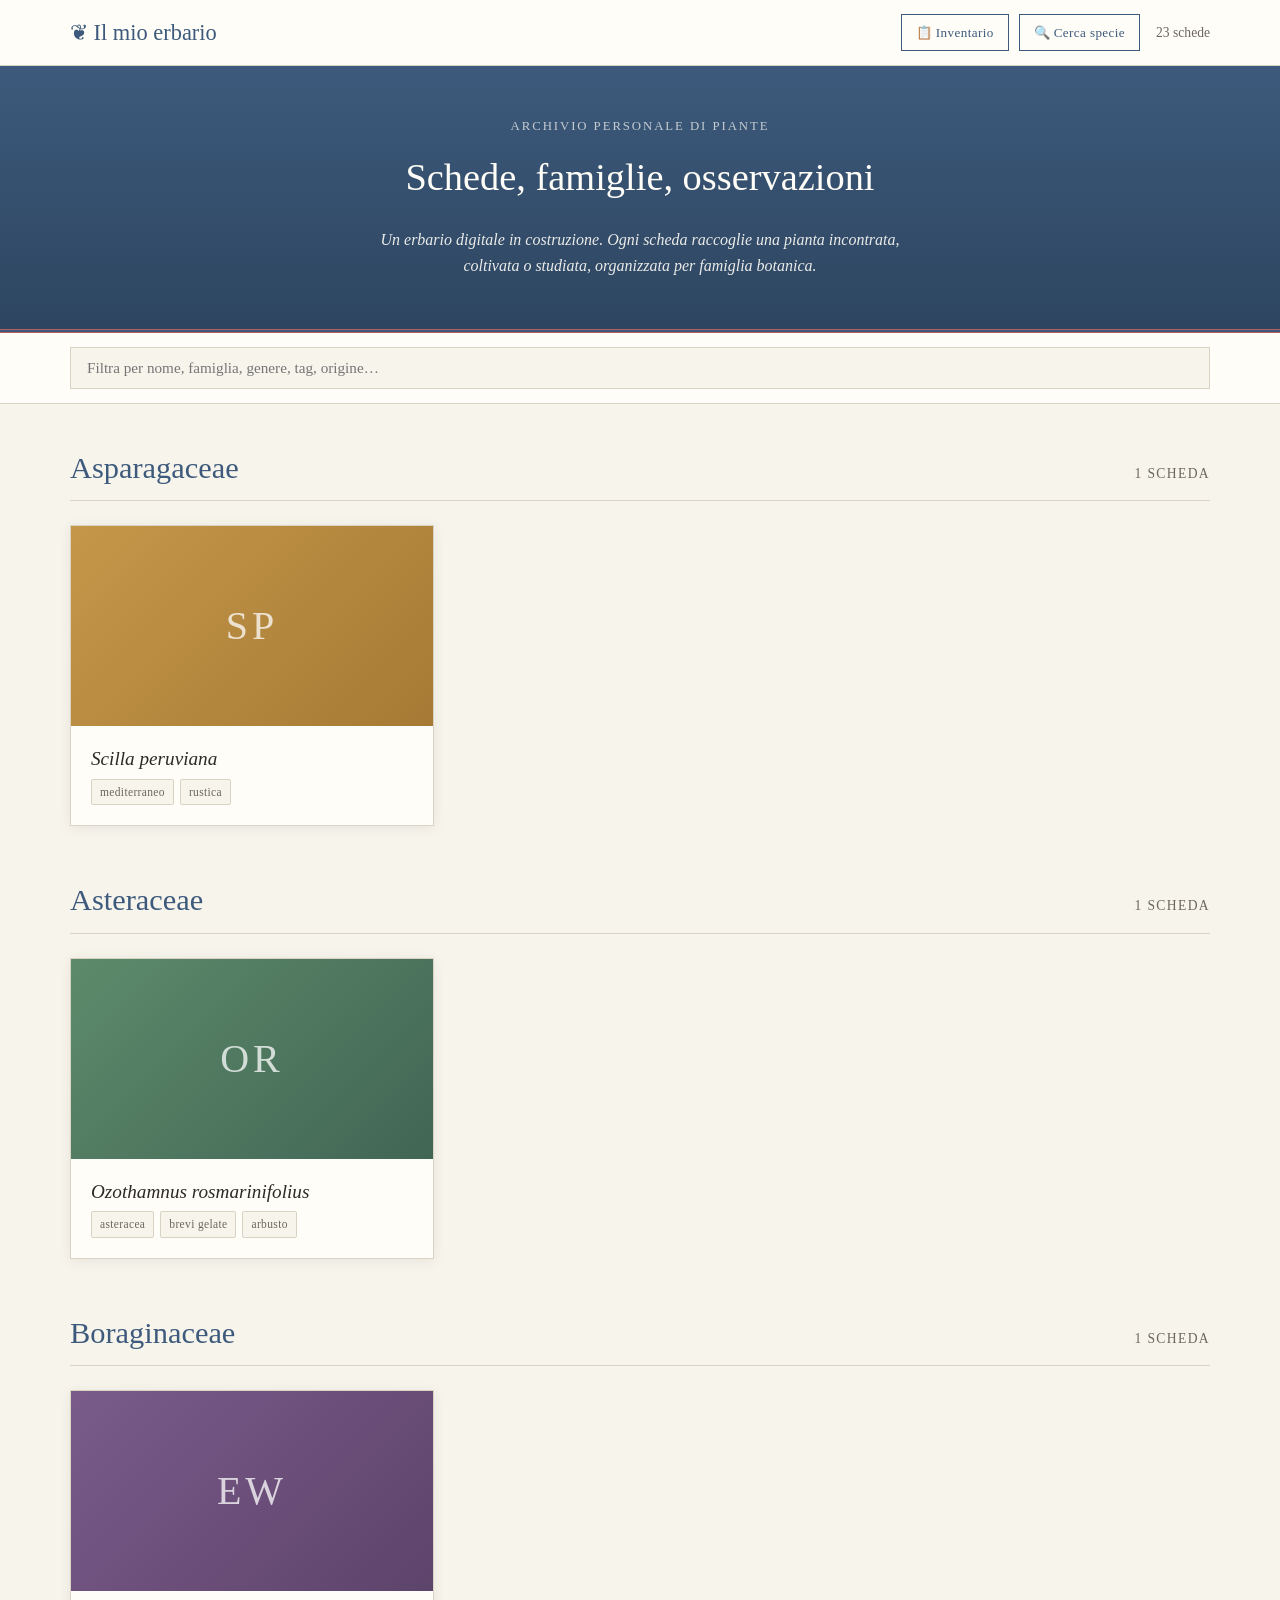
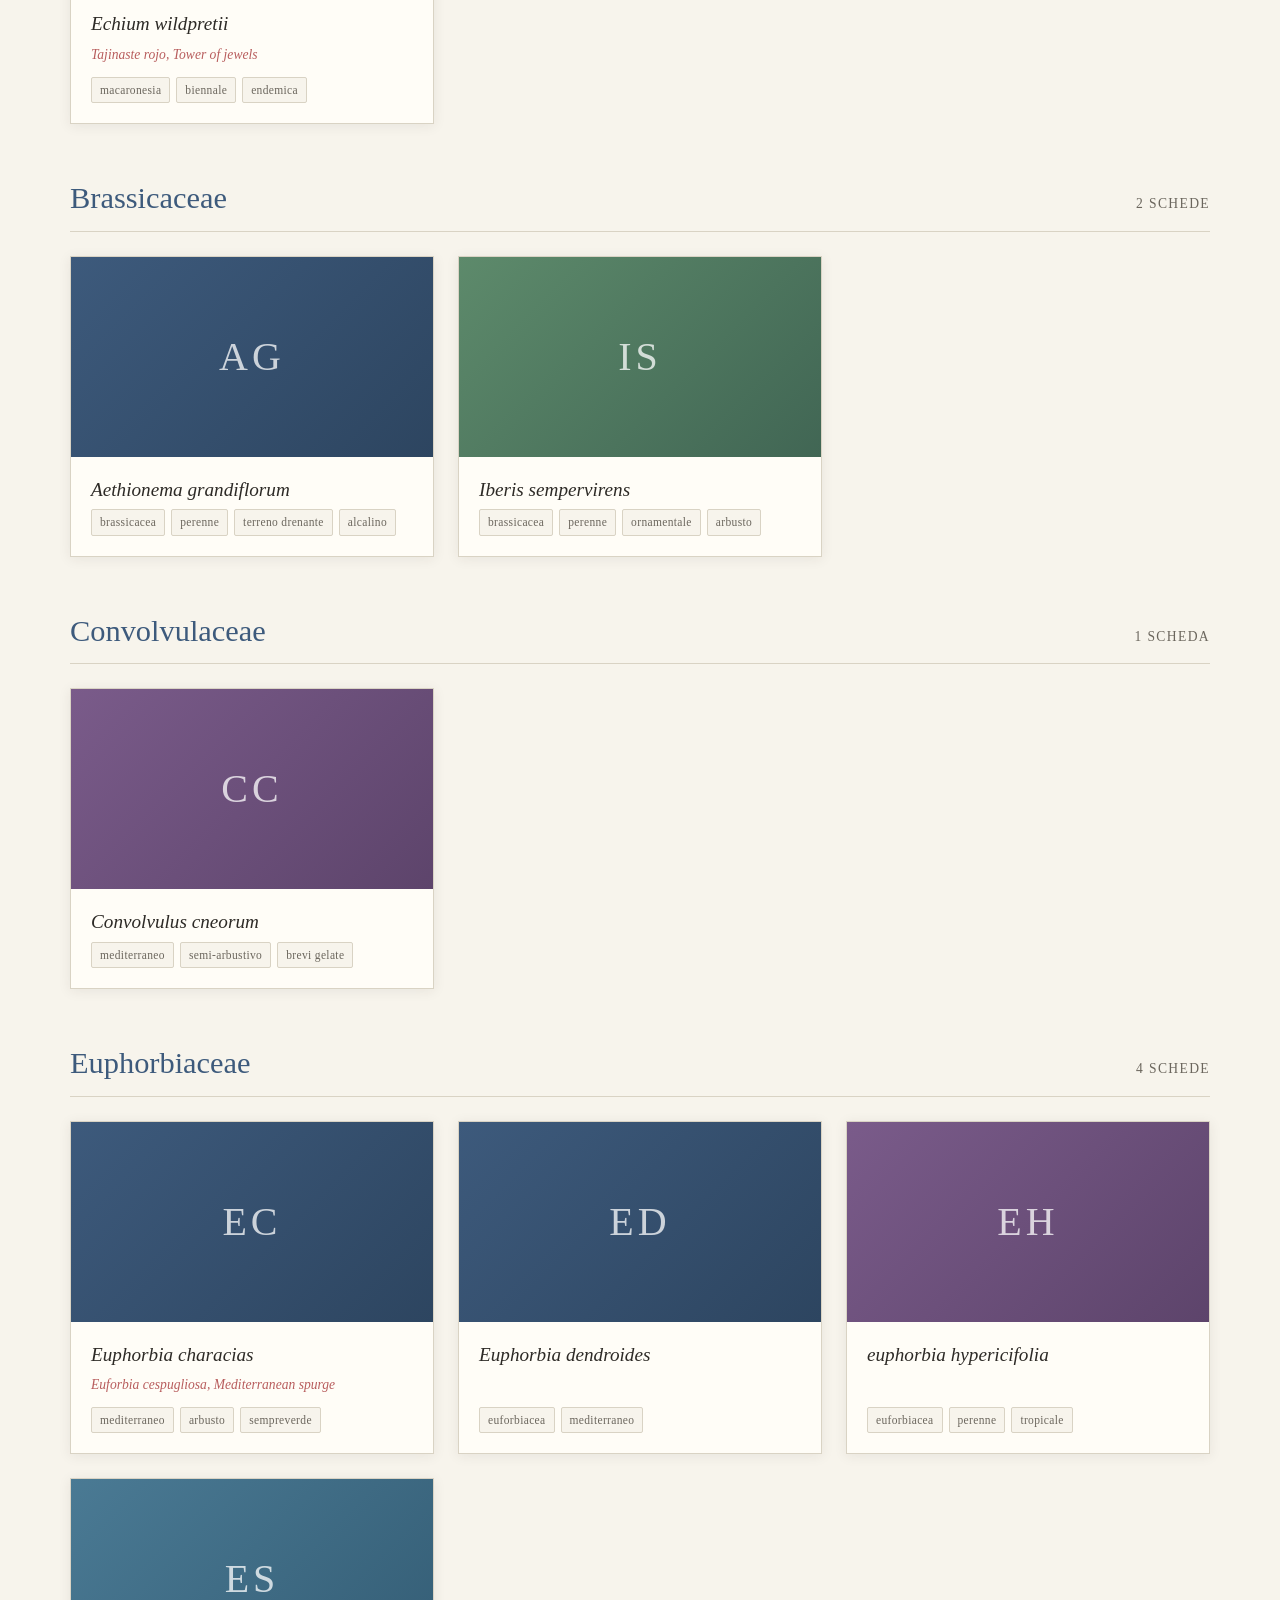
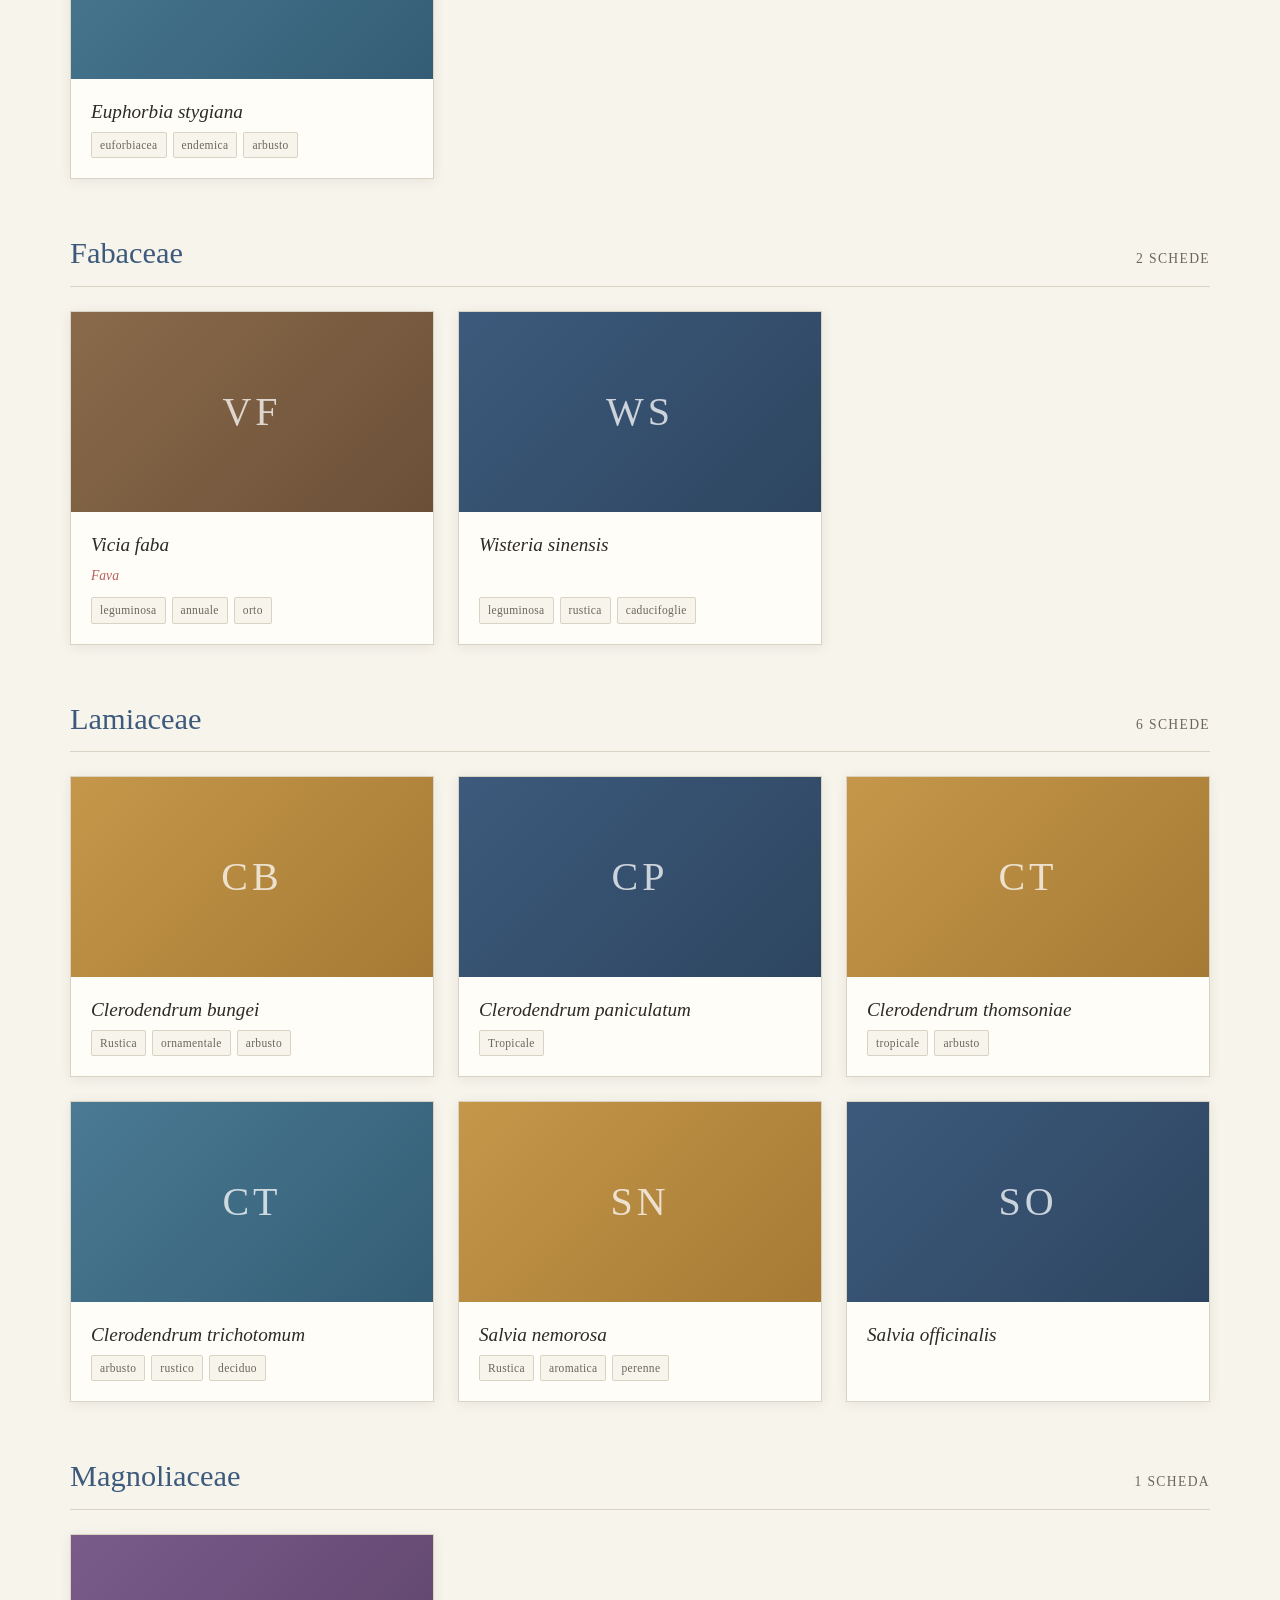
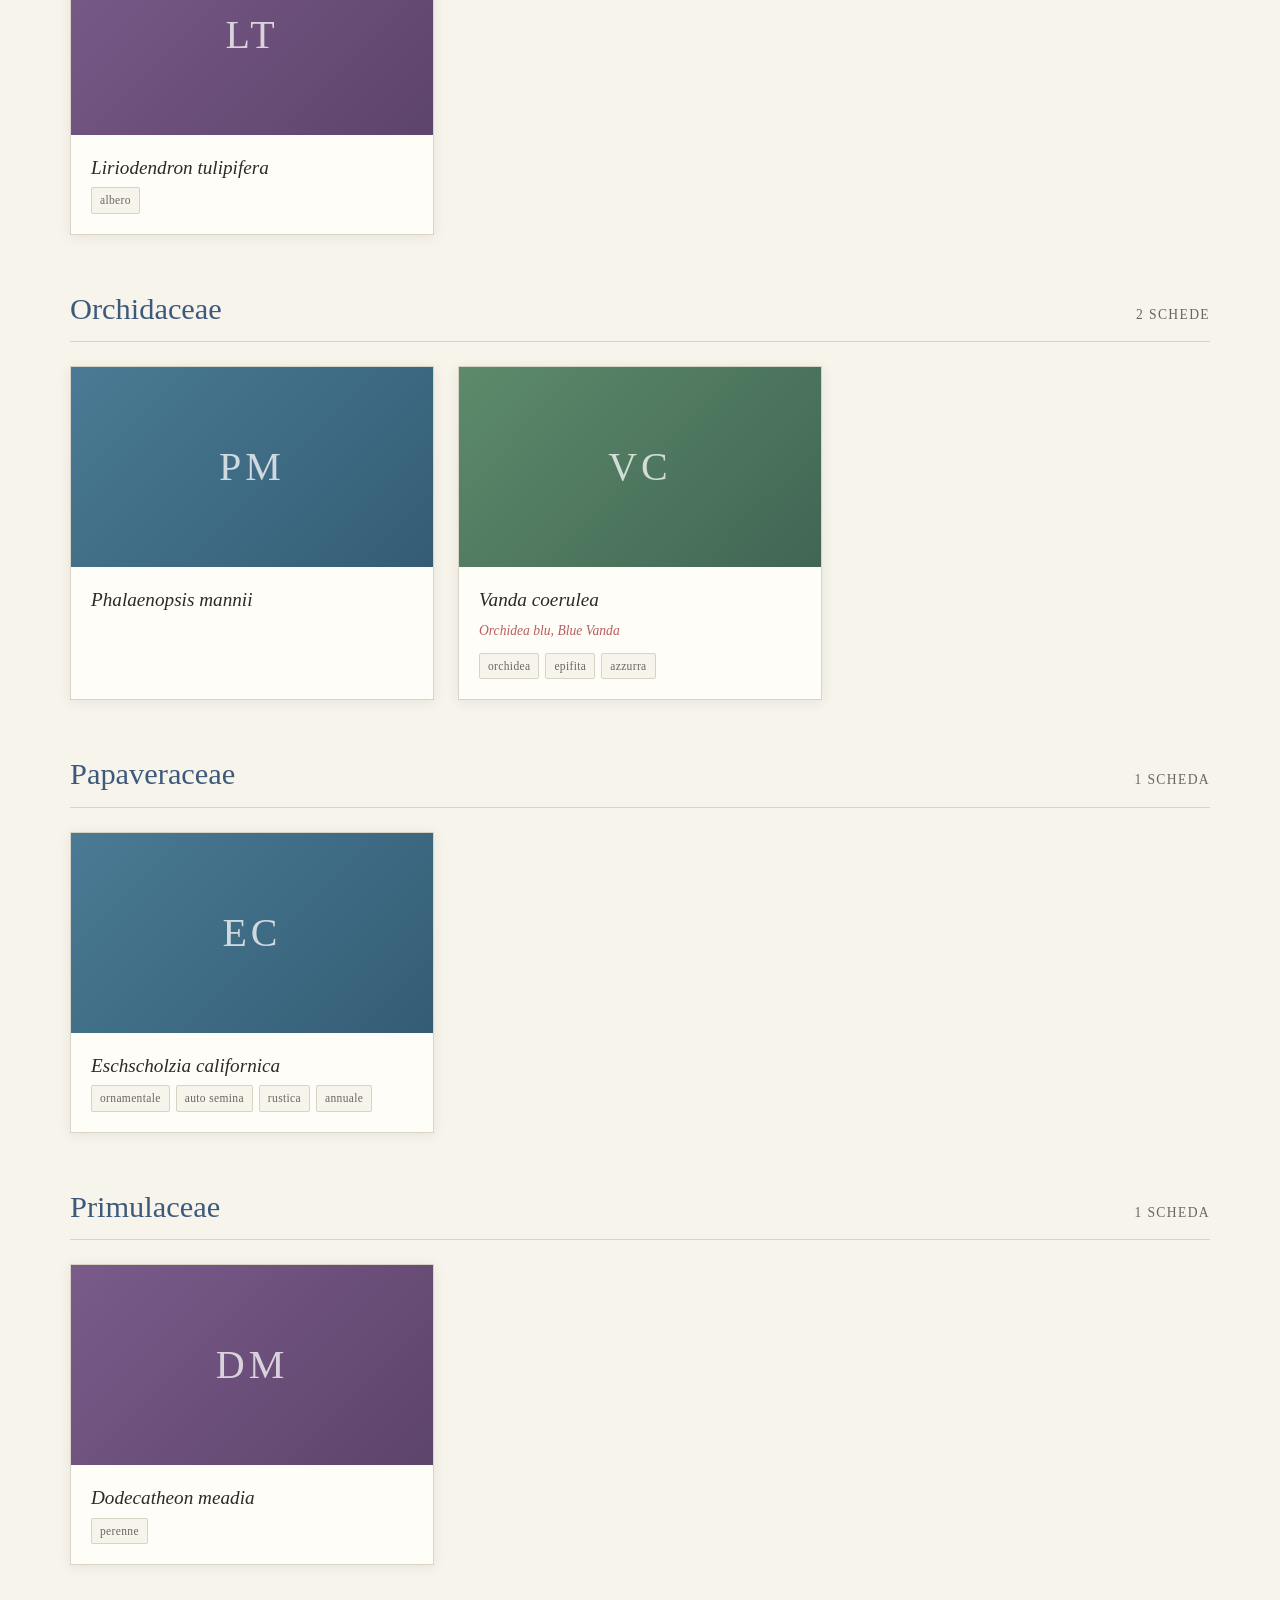
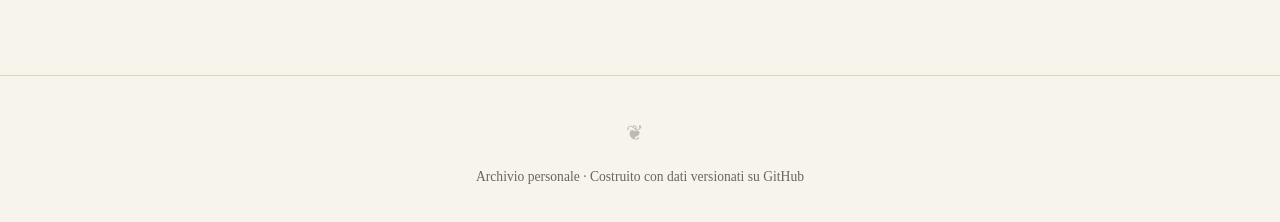
<file: index.html>
<!DOCTYPE html>
<html lang="it">
<head>
<meta charset="UTF-8">
<meta name="viewport" content="width=device-width, initial-scale=1.0">
<title>Il mio erbario</title>
<link rel="stylesheet" href="style.css">
</head>
<body>

<header class="top-bar">
  <div class="top-inner">
    <h1 class="brand">❦ Il mio erbario</h1>
    <nav class="top-nav">
      <a href="inventario.html" class="nav-link">📋 Inventario</a>
      <a href="tools/lookup.html" class="nav-link">🔍 Cerca specie</a>
      <span id="count-display" class="count">—</span>
    </nav>
  </div>
</header>

<section class="hero">
  <div class="hero-inner">
    <p class="hero-sub">Archivio personale di piante</p>
    <h2 class="hero-title">Schede, famiglie, osservazioni</h2>
    <p class="hero-intro">Un erbario digitale in costruzione. Ogni scheda raccoglie una pianta incontrata, coltivata o studiata, organizzata per famiglia botanica.</p>
  </div>
</section>

<div class="search-bar">
  <div class="search-bar-inner">
    <input type="search" id="search-filter-input" placeholder="Filtra per nome, famiglia, genere, tag, origine…" autocomplete="off" />
    <button id="clear-filter-btn" class="clear-btn" style="display:none;" title="Azzera ricerca">×</button>
  </div>
</div>

<main id="app" class="main">
  <div class="loading">Caricamento dell'erbario…</div>
</main>

<footer>
  <p class="ornament">❦</p>
  <p>Archivio personale · Costruito con dati versionati su GitHub</p>
</footer>

<script src="app.js"></script>
</body>
</html>
</file>
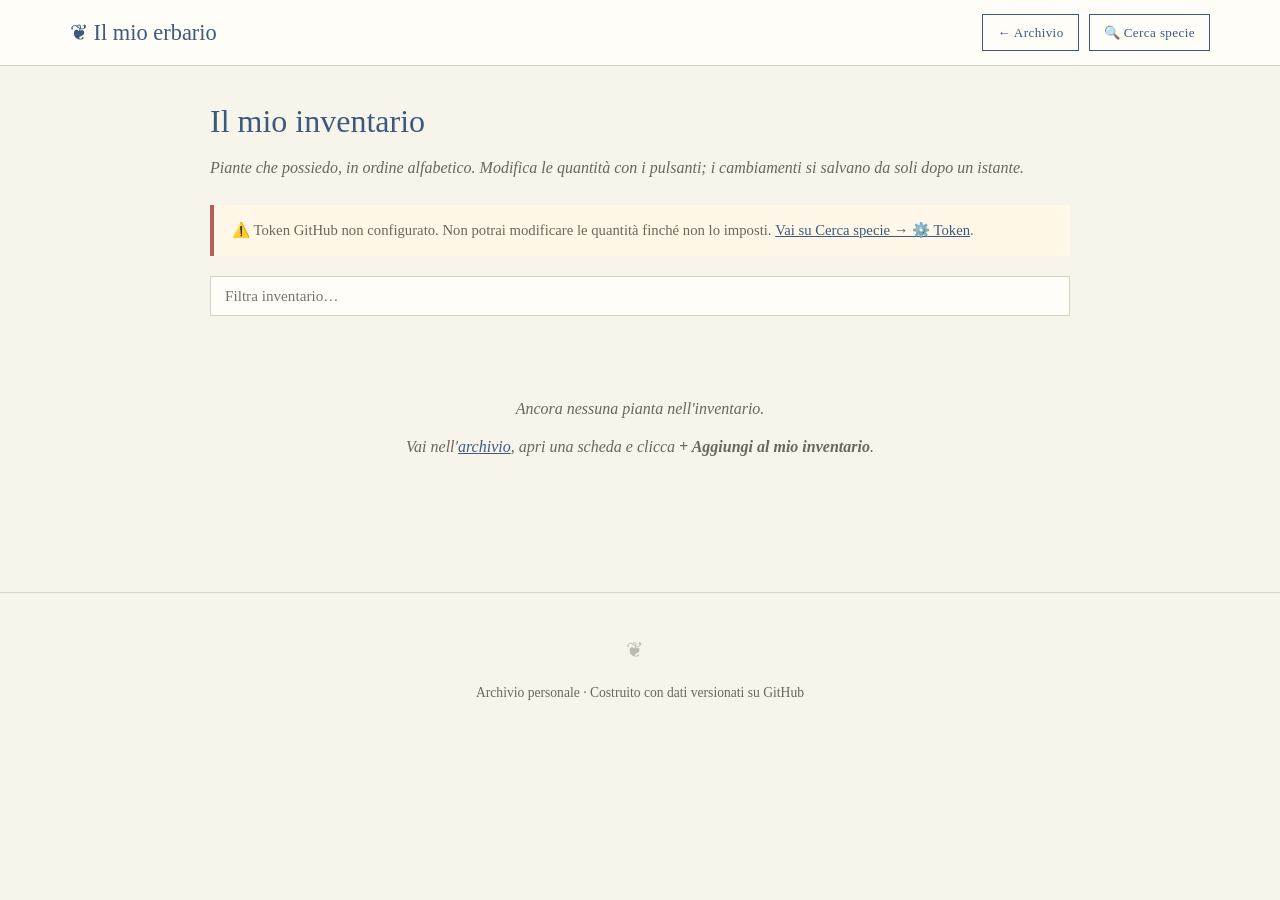
<file: inventario.html>
<!DOCTYPE html>
<html lang="it">
<head>
<meta charset="UTF-8">
<meta name="viewport" content="width=device-width, initial-scale=1.0">
<title>Inventario · Il mio erbario</title>
<link rel="stylesheet" href="style.css">
<style>
  .inv-main { max-width: 900px; margin: 0 auto; padding: 30px 20px 60px; }
  .inv-title {
    font-family: 'Didot', 'Bodoni 72', Georgia, serif;
    font-size: 2rem; font-weight: 400;
    color: var(--accent); margin: 0 0 8px;
  }
  .inv-subtitle { color: var(--muted); margin: 0 0 24px; font-style: italic; }

  .inv-filter {
    margin-bottom: 20px;
    position: relative;
  }
  .inv-filter input {
    width: 100%;
    padding: 10px 40px 10px 14px;
    border: 1px solid var(--border);
    background: var(--paper);
    font-family: inherit; font-size: 0.95rem;
    color: var(--ink);
    border-radius: 0;
    -webkit-appearance: none;
  }
  .inv-filter input:focus { outline: none; border-color: var(--accent); }

  .inv-global-status {
    padding: 10px 14px;
    background: var(--paper);
    border: 1px solid var(--border);
    border-left: 3px solid var(--muted);
    margin-bottom: 16px;
    font-size: 0.88rem;
    color: var(--muted);
    display: none;
  }
  .inv-global-status.show { display: block; }
  .inv-global-status.success { border-left-color: var(--success); color: var(--success); background: #f3f9f5; }
  .inv-global-status.error { border-left-color: var(--accent-2); color: var(--accent-2); background: #fdf2f2; }
  .inv-global-status.saving { border-left-color: var(--accent); color: var(--accent); }

  .inv-table {
    width: 100%;
    background: var(--paper);
    border: 1px solid var(--border);
    border-collapse: collapse;
    box-shadow: var(--shadow);
  }
  .inv-table th {
    text-align: left;
    padding: 12px 16px;
    background: var(--bg);
    border-bottom: 1px solid var(--border);
    font-weight: normal;
    font-size: 0.72rem;
    text-transform: uppercase;
    letter-spacing: 0.1em;
    color: var(--muted);
  }
  .inv-table th:last-child { text-align: center; width: 180px; }
  .inv-table td {
    padding: 14px 16px;
    border-bottom: 1px solid var(--border);
    vertical-align: middle;
  }
  .inv-table tr:last-child td { border-bottom: none; }
  .inv-table tr.zero-qty { background: var(--bg); opacity: 0.55; }
  .inv-table tr.zero-qty:hover { opacity: 0.85; }
  .inv-table tr:hover { background: #fcfaf3; }
  .inv-table tr.zero-qty:hover { background: var(--bg); }

  .tbl-plant {
    font-family: 'Didot', Georgia, serif;
    font-style: italic;
    font-size: 1.05rem;
    color: var(--ink);
    cursor: pointer;
    text-decoration: none;
  }
  .tbl-plant:hover { color: var(--accent); }
  .tbl-common { color: var(--accent-2); font-size: 0.82rem; font-style: italic; display: block; margin-top: 2px; }
  .tbl-family { color: var(--muted); font-size: 0.9rem; }

  .tbl-qty-control {
    display: flex; align-items: center; justify-content: center;
    gap: 2px;
  }
  .tbl-qty-btn {
    background: var(--bg); border: 1px solid var(--border);
    width: 32px; height: 32px;
    cursor: pointer; font-size: 1rem;
    color: var(--ink); font-family: inherit;
    transition: all 0.15s;
  }
  .tbl-qty-btn:hover { background: var(--accent); color: white; border-color: var(--accent); }
  .tbl-qty-btn:disabled { opacity: 0.35; cursor: not-allowed; }
  .tbl-qty-btn:disabled:hover { background: var(--bg); color: var(--ink); border-color: var(--border); }
  .tbl-qty-num {
    padding: 0 12px; min-width: 42px;
    text-align: center;
    font-variant-numeric: tabular-nums;
    font-size: 1rem;
  }
  .tbl-remove-btn {
    background: transparent; border: 1px solid transparent;
    color: var(--muted);
    font-size: 1.1rem; width: 32px; height: 32px;
    cursor: pointer; margin-left: 8px;
    transition: all 0.15s;
  }
  .tbl-remove-btn:hover { color: var(--accent-2); border-color: var(--accent-2); }

  .empty-inv { text-align: center; padding: 60px 20px; color: var(--muted); font-style: italic; }
  .empty-inv p { margin: 0 0 12px; }
  .empty-inv a { color: var(--accent); }

  .token-warning {
    background: #fff8e8; border-left: 4px solid var(--accent-2);
    padding: 14px 18px; margin-bottom: 20px;
    color: var(--muted); font-size: 0.92rem;
  }
  .token-warning a { color: var(--accent); font-weight: 500; }

  .total-summary {
    text-align: right; color: var(--muted);
    font-size: 0.85rem; margin-top: 12px;
    font-variant-numeric: tabular-nums;
  }

  @media (max-width: 600px) {
    .inv-main { padding: 20px 12px 50px; }
    .inv-table th:first-child, .inv-table td:first-child { padding-left: 10px; }
    .inv-table th:last-child { width: 140px; }
    .tbl-family { display: none; }
    .inv-title { font-size: 1.6rem; }
  }
</style>
</head>
<body>

<header class="top-bar">
  <div class="top-inner">
    <h1 class="brand"><a href="./">❦ Il mio erbario</a></h1>
    <nav class="top-nav">
      <a href="./" class="nav-link">← Archivio</a>
      <a href="tools/lookup.html" class="nav-link">🔍 Cerca specie</a>
    </nav>
  </div>
</header>

<main class="inv-main">
  <h2 class="inv-title">Il mio inventario</h2>
  <p class="inv-subtitle">Piante che possiedo, in ordine alfabetico. Modifica le quantità con i pulsanti; i cambiamenti si salvano da soli dopo un istante.</p>

  <div id="token-warning" class="token-warning" style="display:none;">
    ⚠️ Token GitHub non configurato. Non potrai modificare le quantità finché non lo imposti. <a href="tools/lookup.html">Vai su Cerca specie → ⚙️ Token</a>.
  </div>

  <div id="inv-status" class="inv-global-status"></div>

  <div class="inv-filter">
    <input type="search" id="filter" placeholder="Filtra inventario…" autocomplete="off" />
  </div>

  <div id="inv-content">
    <div class="empty-inv">Caricamento inventario…</div>
  </div>
</main>

<footer>
  <p class="ornament">❦</p>
  <p>Archivio personale · Costruito con dati versionati su GitHub</p>
</footer>

<script>
const GITHUB_USER = 'rubiscogreendesign-creator';
const GITHUB_REPO = 'erbario';
const GITHUB_BRANCH = 'main';
const TOKEN_KEY = 'erbario_github_token';

function getToken() { return localStorage.getItem(TOKEN_KEY); }
function escapeHtml(s) { if (s == null) return ''; return String(s).replace(/&/g,'&amp;').replace(/</g,'&lt;').replace(/>/g,'&gt;').replace(/"/g,'&quot;'); }
function normalizeSearch(t) { return (t || '').toString().toLowerCase().normalize('NFD').replace(/[\u0300-\u036f]/g,''); }

let allInventory = [];

// Mostra/nasconde avviso token
if (!getToken()) document.getElementById('token-warning').style.display = 'block';

function setGlobalStatus(kind, text) {
  const el = document.getElementById('inv-status');
  el.className = 'inv-global-status show ' + kind;
  el.textContent = text;
  if (kind === 'success') setTimeout(() => el.classList.remove('show'), 2500);
}

async function discoverDataFiles() {
  try {
    const resp = await fetch(`https://api.github.com/repos/${GITHUB_USER}/${GITHUB_REPO}/contents/data?ref=${GITHUB_BRANCH}`);
    if (resp.ok) {
      const list = await resp.json();
      return list.filter(f => f.type === 'file' && f.name.endsWith('.json') && !f.name.startsWith('_'))
                 .map(f => 'data/' + f.name);
    }
  } catch(e) {}
  return ['data/plants.json'];
}

async function loadAllPlants() {
  const files = await discoverDataFiles();
  const plants = [];
  const seen = new Set();
  for (const f of files) {
    try {
      const r = await fetch(f + '?t=' + Date.now());
      if (!r.ok) continue;
      const d = await r.json();
      if (d.plants) {
        for (const p of d.plants) {
          if (!p.id || seen.has(p.id)) continue;
          seen.add(p.id);
          p._source_file = f;
          plants.push(p);
        }
      }
    } catch(e) {}
  }
  return plants;
}

function render() {
  const container = document.getElementById('inv-content');
  const filter = normalizeSearch(document.getElementById('filter').value);

  // Solo piante in inventario, ordinate alfabeticamente
  let inv = allInventory
    .filter(p => p.quantity !== undefined)
    .sort((a, b) => a.scientific_name.localeCompare(b.scientific_name));

  // Filtro testo
  if (filter) {
    const tokens = filter.split(/\s+/).filter(Boolean);
    inv = inv.filter(p => {
      const hay = [p.scientific_name, (p.common_names || []).join(' '), p.family, p.genus, (p.tags || []).join(' ')]
        .filter(Boolean).map(normalizeSearch).join(' ');
      return tokens.every(t => hay.includes(t));
    });
  }

  if (inv.length === 0) {
    container.innerHTML = `
      <div class="empty-inv">
        ${allInventory.filter(p => p.quantity !== undefined).length === 0
          ? '<p>Ancora nessuna pianta nell\'inventario.</p><p>Vai nell\'<a href="./">archivio</a>, apri una scheda e clicca <strong>+ Aggiungi al mio inventario</strong>.</p>'
          : '<p>Nessuna pianta corrisponde al filtro.</p>'}
      </div>`;
    return;
  }

  const totalCount = inv.reduce((s, p) => s + (p.quantity > 0 ? p.quantity : 0), 0);
  const uniqueCount = inv.filter(p => p.quantity > 0).length;

  let html = `
    <table class="inv-table">
      <thead>
        <tr>
          <th>Pianta</th>
          <th>Famiglia</th>
          <th>Quantità</th>
        </tr>
      </thead>
      <tbody>
  `;
  for (const p of inv) {
    const commons = (p.common_names && p.common_names.length) ? p.common_names.join(', ') : '';
    const zeroClass = p.quantity === 0 ? 'zero-qty' : '';
    html += `
      <tr class="${zeroClass}" data-id="${escapeHtml(p.id)}">
        <td>
          <a class="tbl-plant" href="./#family-${escapeHtml(p.family || '').toLowerCase()}">${escapeHtml(p.scientific_name)}</a>
          ${commons ? `<span class="tbl-common">${escapeHtml(commons)}</span>` : ''}
        </td>
        <td><span class="tbl-family">${escapeHtml(p.family || '—')}</span></td>
        <td>
          <div class="tbl-qty-control">
            <button class="tbl-qty-btn minus" ${p.quantity <= 0 ? 'disabled' : ''}>−</button>
            <span class="tbl-qty-num">${p.quantity}</span>
            <button class="tbl-qty-btn plus">+</button>
            <button class="tbl-remove-btn" title="Rimuovi dall'inventario">×</button>
          </div>
        </td>
      </tr>
    `;
  }
  html += `</tbody></table>
    <p class="total-summary">${uniqueCount} specie attive · ${totalCount} esemplari totali</p>`;
  container.innerHTML = html;

  // Attach handlers
  container.querySelectorAll('tr[data-id]').forEach(tr => {
    const id = tr.dataset.id;
    const plant = allInventory.find(p => p.id === id);
    if (!plant) return;
    const minus = tr.querySelector('.minus');
    const plus = tr.querySelector('.plus');
    const remove = tr.querySelector('.tbl-remove-btn');
    const num = tr.querySelector('.tbl-qty-num');

    let timer = null;
    function schedule(newQty) {
      plant.quantity = newQty;
      num.textContent = newQty;
      tr.classList.toggle('zero-qty', newQty === 0);
      minus.disabled = newQty <= 0;
      clearTimeout(timer);
      setGlobalStatus('saving', `Salvando ${plant.scientific_name}…`);
      timer = setTimeout(() => commitQuantity(plant, newQty), 900);
    }

    minus.addEventListener('click', () => { if (plant.quantity > 0) schedule(plant.quantity - 1); });
    plus.addEventListener('click', () => schedule(plant.quantity + 1));
    remove.addEventListener('click', async () => {
      if (!confirm(`Rimuovere ${plant.scientific_name} dall'inventario?`)) return;
      clearTimeout(timer);
      setGlobalStatus('saving', `Rimozione ${plant.scientific_name}…`);
      try {
        await commitQuantity(plant, '__DELETE__');
        delete plant.quantity;
        render();
      } catch(e) {
        setGlobalStatus('error', 'Errore: ' + describeErr(e));
      }
    });
  });
}

async function commitQuantity(plant, newQty) {
  const token = getToken();
  if (!token) {
    setGlobalStatus('error', 'Token non configurato. Configura in Cerca specie → ⚙️ Token.');
    throw new Error('no token');
  }
  try {
    const file = plant._source_file || 'data/plants.json';
    const apiUrl = `https://api.github.com/repos/${GITHUB_USER}/${GITHUB_REPO}/contents/${file}?ref=${GITHUB_BRANCH}`;
    const fetchResp = await fetch(apiUrl, {
      headers: { 'Authorization': `Bearer ${token}`, 'Accept': 'application/vnd.github+json' }
    });
    if (!fetchResp.ok) throw new Error('HTTP ' + fetchResp.status);
    const data = await fetchResp.json();
    const content = JSON.parse(decodeURIComponent(escape(atob(data.content.replace(/\n/g,'')))));
    const idx = content.plants.findIndex(p => p.id === plant.id);
    if (idx === -1) throw new Error('scheda non trovata');
    if (newQty === '__DELETE__') {
      delete content.plants[idx].quantity;
    } else {
      content.plants[idx].quantity = newQty;
    }
    content.updated = new Date().toISOString().slice(0, 10);
    const jsonStr = JSON.stringify(content, null, 2) + '\n';
    const base64 = btoa(unescape(encodeURIComponent(jsonStr)));
    const w = await fetch(`https://api.github.com/repos/${GITHUB_USER}/${GITHUB_REPO}/contents/${file}`, {
      method: 'PUT',
      headers: { 'Authorization': `Bearer ${token}`, 'Accept': 'application/vnd.github+json', 'Content-Type': 'application/json' },
      body: JSON.stringify({
        message: `Inventario: ${plant.scientific_name} → ${newQty === '__DELETE__' ? 'rimosso' : 'quantità ' + newQty}`,
        content: base64, sha: data.sha, branch: GITHUB_BRANCH
      })
    });
    if (!w.ok) throw new Error('HTTP ' + w.status);
    setGlobalStatus('success', `Salvato: ${plant.scientific_name}`);
  } catch(e) {
    setGlobalStatus('error', 'Errore: ' + describeErr(e));
    throw e;
  }
}

function describeErr(e) {
  const msg = e.message || String(e);
  if (msg.includes('401')) return 'token non valido, riconfigura.';
  if (msg.includes('403')) return 'permessi insufficienti del token.';
  if (msg.includes('409')) return 'conflitto, ricarica e riprova.';
  return msg;
}

document.getElementById('filter').addEventListener('input', render);

loadAllPlants().then(plants => {
  allInventory = plants;
  render();
}).catch(err => {
  document.getElementById('inv-content').innerHTML =
    `<div class="empty-inv">Errore nel caricamento: ${escapeHtml(err.message)}</div>`;
});
</script>
</body>
</html>
</file>
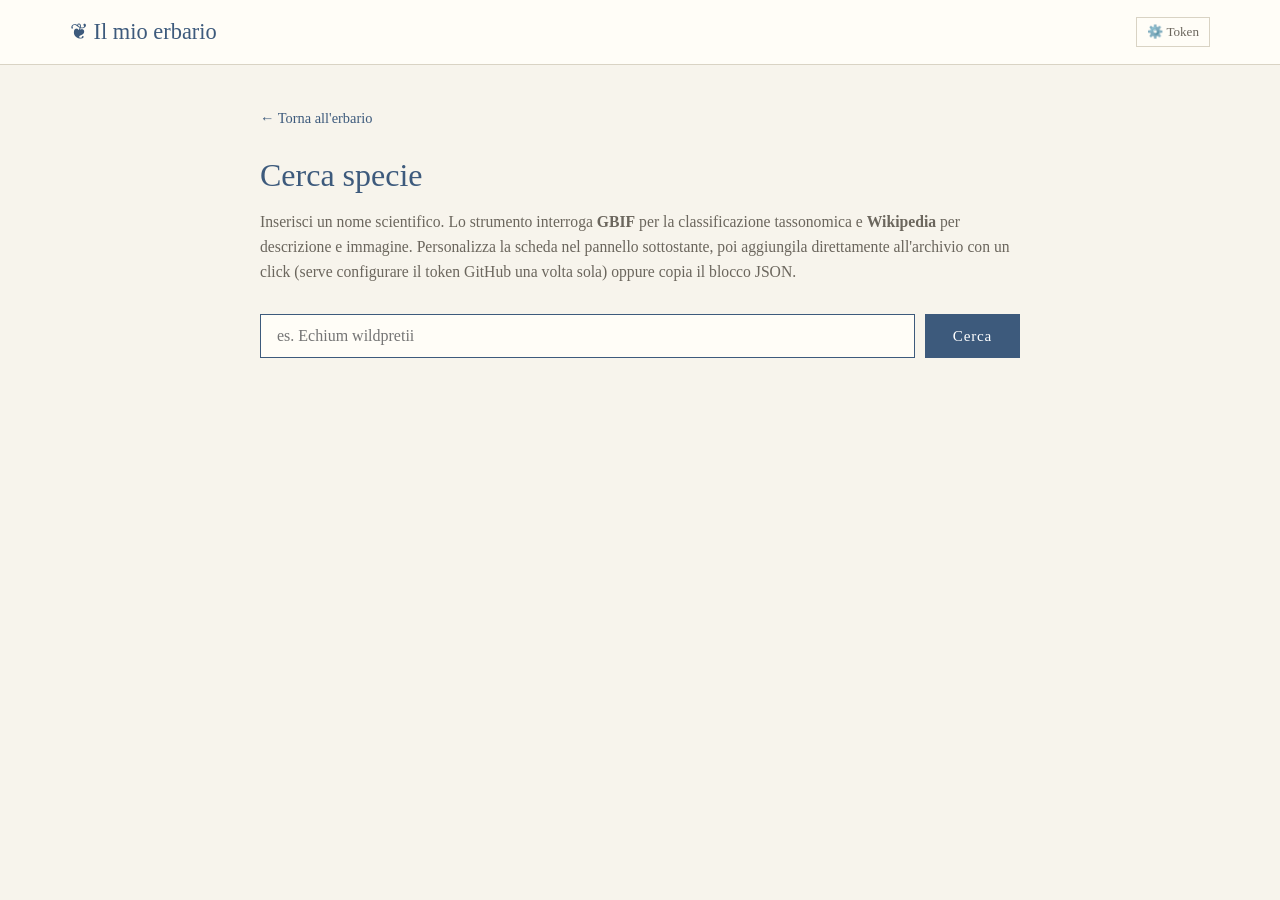
<file: tools/lookup.html>
<!DOCTYPE html>
<html lang="it">
<head>
<meta charset="UTF-8">
<meta name="viewport" content="width=device-width, initial-scale=1.0">
<title>Cerca specie · Il mio erbario</title>
<link rel="stylesheet" href="../style.css">
<style>
  .tool-main { max-width: 820px; margin: 0 auto; padding: 40px 30px 60px; }
  .tool-title {
    font-family: 'Didot', 'Bodoni 72', Georgia, serif;
    font-size: 2rem; font-weight: 400;
    color: var(--accent); margin: 0 0 8px;
  }
  .tool-intro { color: var(--muted); margin: 0 0 30px; font-size: 0.98rem; }
  .search-box { display: flex; gap: 10px; margin-bottom: 30px; }
  .search-box input {
    flex: 1; padding: 12px 16px; font-size: 1rem;
    border: 1px solid var(--border); background: var(--paper);
    font-family: inherit; color: var(--ink); border-radius: 0;
  }
  .search-box input:focus { outline: none; border-color: var(--accent); }
  .search-box button {
    padding: 12px 28px; background: var(--accent); color: white;
    border: none; cursor: pointer; font-size: 0.95rem;
    font-family: inherit; letter-spacing: 0.05em;
  }
  .search-box button:hover { background: #2d4560; }
  .search-box button:disabled { opacity: 0.6; cursor: wait; }
  .results { display: none; }
  .results.show { display: block; }
  .loading-state { text-align: center; color: var(--muted); padding: 40px; font-style: italic; }
  .result-section {
    background: var(--paper); border: 1px solid var(--border);
    padding: 22px 26px; margin-bottom: 20px; box-shadow: var(--shadow);
  }
  .result-section h3 {
    margin: 0 0 16px;
    font-family: 'Didot', Georgia, serif; font-weight: 400;
    color: var(--accent); font-size: 1.3rem;
    border-bottom: 1px solid var(--border); padding-bottom: 10px;
    display: flex; justify-content: space-between; align-items: baseline;
  }
  .result-section h3 small {
    font-family: 'Iowan Old Style', Georgia, serif;
    color: var(--muted); font-size: 0.72rem;
    font-weight: normal; letter-spacing: 0.05em;
  }
  .data-row {
    display: grid; grid-template-columns: 130px 1fr auto;
    gap: 12px; align-items: center;
    padding: 7px 0; border-bottom: 1px dotted var(--border);
  }
  .data-row:last-child { border-bottom: none; }
  .data-label {
    font-size: 0.72rem; text-transform: uppercase;
    letter-spacing: 0.1em; color: var(--muted);
  }
  .data-value {
    font-family: 'Iowan Old Style', Georgia, serif;
    color: var(--ink); font-size: 0.95rem;
    overflow-wrap: anywhere;
  }
  .data-value em { color: var(--ink); }
  .copy-btn {
    background: var(--bg); border: 1px solid var(--border);
    padding: 5px 12px; font-size: 0.78rem; cursor: pointer;
    color: var(--muted); font-family: inherit;
    transition: all 0.15s ease;
  }
  .copy-btn:hover { background: var(--accent); color: white; border-color: var(--accent); }
  .copy-btn.copied { background: #5d8a6b; color: white; border-color: #5d8a6b; }
  .wiki-thumb {
    float: right; max-width: 200px; max-height: 260px;
    margin: 0 0 12px 20px; border: 1px solid var(--border);
    object-fit: cover;
  }
  .wiki-summary { line-height: 1.7; color: var(--ink); font-size: 0.98rem; }
  pre.json-block {
    background: #2d2a26; color: #f5f1e8;
    padding: 20px; overflow-x: auto;
    font-size: 0.82rem; line-height: 1.5;
    font-family: 'SF Mono', Menlo, Consolas, monospace;
    margin: 0 0 12px;
  }
  .json-actions { display: flex; gap: 10px; flex-wrap: wrap; align-items: center; }
  .json-actions a, .json-actions .btn-secondary {
    background: var(--paper); border: 1px solid var(--border);
    color: var(--ink); text-decoration: none;
    padding: 8px 16px; font-size: 0.88rem;
    font-family: inherit; cursor: pointer;
    display: inline-block;
  }
  .json-actions a:hover, .json-actions .btn-secondary:hover {
    background: var(--accent); color: white; border-color: var(--accent);
  }
  .btn-primary {
    background: var(--accent); color: white;
    border: 1px solid var(--accent);
    padding: 9px 18px; font-size: 0.9rem;
    font-family: inherit; cursor: pointer;
    font-weight: 500;
  }
  .btn-primary:hover { background: #2d4560; }
  .btn-primary:disabled { opacity: 0.5; cursor: wait; }
  .error-state {
    background: #fdf0f0; border-left: 4px solid var(--accent-2);
    padding: 14px 18px; color: var(--muted);
    font-size: 0.95rem; line-height: 1.5;
  }
  .back-link {
    display: inline-block; color: var(--accent);
    text-decoration: none; font-size: 0.9rem; margin-bottom: 20px;
  }
  .back-link:hover { text-decoration: underline; }

  .edit-row {
    display: grid; grid-template-columns: 130px 1fr;
    gap: 12px; align-items: start;
    padding: 10px 0; border-bottom: 1px dotted var(--border);
  }
  .edit-row:last-of-type { border-bottom: none; }
  .edit-row label {
    font-size: 0.72rem; text-transform: uppercase;
    letter-spacing: 0.1em; color: var(--muted); padding-top: 10px;
  }
  .edit-row input, .edit-row textarea {
    width: 100%; padding: 8px 12px;
    border: 1px solid var(--border); background: var(--bg);
    font-family: 'Iowan Old Style', Georgia, serif;
    font-size: 0.95rem; color: var(--ink); border-radius: 0;
  }
  .edit-row input:focus, .edit-row textarea:focus {
    outline: none; border-color: var(--accent); background: var(--paper);
  }
  .edit-row textarea { resize: vertical; min-height: 60px; }
  .edit-hint { font-size: 0.75rem; color: var(--muted); margin: 3px 0 0; font-style: italic; }
  .suggested-tags { display: flex; flex-wrap: wrap; gap: 6px; margin-top: 6px; }
  .tag-pill {
    background: var(--paper); border: 1px solid var(--border);
    color: var(--muted); font-size: 0.72rem;
    padding: 3px 10px; cursor: pointer;
    transition: all 0.15s ease;
  }
  .tag-pill:hover, .tag-pill.added {
    background: var(--accent); color: white; border-color: var(--accent);
  }
  .tag-pill.added::before { content: "✓ "; }

  /* Token settings button nel nav */
  .token-btn {
    background: transparent; border: 1px solid var(--border);
    color: var(--muted); padding: 6px 10px; cursor: pointer;
    font-family: inherit; font-size: 0.82rem;
    transition: all 0.15s;
  }
  .token-btn:hover { background: var(--bg); color: var(--ink); }
  .token-btn.configured { border-color: #5d8a6b; color: #5d8a6b; }

  /* Modal */
  .modal-overlay {
    position: fixed; inset: 0;
    background: rgba(45,42,38,0.75);
    backdrop-filter: blur(3px); -webkit-backdrop-filter: blur(3px);
    z-index: 1000;
    display: none;
    justify-content: center; align-items: center;
    padding: 20px;
  }
  .modal-overlay.show { display: flex; }
  .modal-box {
    background: var(--paper);
    max-width: 560px; width: 100%;
    max-height: 90vh; overflow-y: auto;
    padding: 30px 32px;
    border: 1px solid var(--border);
    box-shadow: 0 10px 40px rgba(0,0,0,0.25);
    position: relative;
  }
  .modal-box h3 {
    font-family: 'Didot', Georgia, serif; font-weight: 400;
    color: var(--accent); font-size: 1.5rem;
    margin: 0 0 18px;
    border-bottom: 1px solid var(--border); padding-bottom: 10px;
  }
  .modal-box p { color: var(--ink); line-height: 1.6; margin: 0 0 14px; font-size: 0.95rem; }
  .modal-box ol { margin: 0 0 16px; padding-left: 20px; color: var(--ink); line-height: 1.7; font-size: 0.92rem; }
  .modal-box ol li { margin-bottom: 4px; }
  .modal-box code { background: var(--bg); padding: 1px 6px; font-size: 0.85em; }
  .modal-box a { color: var(--accent); font-weight: 500; }
  .modal-box input[type="password"], .modal-box input[type="text"] {
    width: 100%; padding: 10px 12px;
    border: 1px solid var(--border); background: var(--bg);
    font-family: 'SF Mono', Menlo, monospace; font-size: 0.85rem;
    color: var(--ink); border-radius: 0; margin-top: 8px;
  }
  .modal-actions {
    display: flex; gap: 10px; justify-content: flex-end;
    margin-top: 20px; padding-top: 16px;
    border-top: 1px solid var(--border);
  }
  .modal-note {
    background: var(--bg); border-left: 3px solid var(--accent);
    padding: 10px 14px; font-size: 0.85rem; color: var(--muted);
    margin: 14px 0 0;
  }
  .modal-close-x {
    position: absolute; top: 14px; right: 14px;
    background: transparent; border: none;
    font-size: 1.5rem; cursor: pointer; color: var(--muted);
    width: 30px; height: 30px; line-height: 1;
  }
  .modal-close-x:hover { color: var(--ink); }

  /* Success banner */
  .success-banner {
    background: #ebf5ee; border: 1px solid #5d8a6b;
    color: #3d5d48;
    padding: 16px 20px; margin-bottom: 20px;
    display: flex; justify-content: space-between; align-items: flex-start; gap: 16px;
  }
  .success-banner a { color: #3d5d48; font-weight: 600; }
  .success-banner .close-banner {
    background: transparent; border: none; color: #3d5d48;
    font-size: 1.4rem; cursor: pointer; line-height: 1; padding: 0;
  }

  @media (max-width: 600px) {
    .wiki-thumb { float: none; max-width: 100%; margin: 0 0 16px; }
    .data-row, .edit-row { grid-template-columns: 1fr; gap: 4px; }
    .tool-main { padding: 30px 16px 50px; }
    .modal-box { padding: 24px 20px; }
  }
</style>
</head>
<body>

<header class="top-bar">
  <div class="top-inner">
    <h1 class="brand"><a href="../" style="color:inherit;text-decoration:none;">❦ Il mio erbario</a></h1>
    <nav class="top-nav">
      <button id="settings-btn" class="token-btn" title="Configura token GitHub">⚙️ Token</button>
    </nav>
  </div>
</header>

<main class="tool-main">
  <a href="../" class="back-link">← Torna all'erbario</a>
  <h2 class="tool-title">Cerca specie</h2>
  <p class="tool-intro">Inserisci un nome scientifico. Lo strumento interroga <strong>GBIF</strong> per la classificazione tassonomica e <strong>Wikipedia</strong> per descrizione e immagine. Personalizza la scheda nel pannello sottostante, poi aggiungila direttamente all'archivio con un click (serve configurare il token GitHub una volta sola) oppure copia il blocco JSON.</p>

  <div id="success-banner" class="success-banner" style="display:none;"></div>

  <div class="search-box">
    <input type="text" id="query" placeholder="es. Echium wildpretii" autofocus />
    <button id="search-btn">Cerca</button>
  </div>

  <div id="results" class="results"></div>
</main>

<!-- Modal: configurazione token -->
<div id="token-modal" class="modal-overlay">
  <div class="modal-box">
    <button class="modal-close-x" onclick="closeTokenModal()">×</button>
    <h3>Token GitHub personale</h3>
    <p id="token-modal-intro">Per aggiungere schede direttamente al repository senza copia-incolla, serve un "fine-grained personal access token" GitHub, limitato al solo repo <code>erbario</code>.</p>

    <p><strong>Come generarlo (una volta sola):</strong></p>
    <ol>
      <li>Apri <a href="https://github.com/settings/personal-access-tokens/new" target="_blank" rel="noopener">github.com/settings/personal-access-tokens/new</a></li>
      <li>Token name: <code>Erbario lookup</code> (o come vuoi)</li>
      <li>Expiration: 90 giorni / 1 anno / custom</li>
      <li>Repository access: <strong>Only select repositories</strong> → scegli <code>erbario</code></li>
      <li>Repository permissions → <strong>Contents</strong> → <strong>Read and write</strong></li>
      <li>Clicca <strong>Generate token</strong> in fondo</li>
      <li>Copia il token (inizia con <code>github_pat_...</code>)</li>
    </ol>

    <label for="token-input" style="display:block; font-size:0.82rem; color:var(--muted); text-transform:uppercase; letter-spacing:0.08em; margin-top:8px;">Incolla il token qui:</label>
    <input type="password" id="token-input" placeholder="github_pat_..." autocomplete="off" />

    <div class="modal-note">Il token resta nel <code>localStorage</code> del tuo browser. Non passa da nessun server di terze parti. Se un giorno vuoi revocarlo basta cancellarlo da GitHub.</div>

    <div class="modal-actions" id="token-modal-actions">
      <button class="btn-secondary" id="token-clear-btn" onclick="clearToken()" style="display:none;">Rimuovi token salvato</button>
      <button class="btn-secondary" onclick="closeTokenModal()">Annulla</button>
      <button class="btn-primary" onclick="saveToken()">Salva</button>
    </div>
  </div>
</div>

<script>
const GITHUB_USER = 'rubiscogreendesign-creator';
const GITHUB_REPO = 'erbario';
const GITHUB_BRANCH = 'main';
const TOKEN_KEY = 'erbario_github_token';
const SITE_URL = 'https://rubiscogreendesign-creator.github.io/erbario/';

const TAG_KEYWORDS = [
  ['endemic', 'endemica'], ['endemica', 'endemica'], ['endemico', 'endemica'],
  ['epiphyt', 'epifita'], ['epifita', 'epifita'], ['epifit', 'epifita'],
  ['succulent', 'succulenta'],
  ['aromatic', 'aromatica'], ['aromatiche', 'aromatica'],
  ['medicinal', 'medicinale'], ['officinal', 'officinale'],
  ['invasive', 'invasiva'], ['invasiv', 'invasiva'],
  ['biennial', 'biennale'], ['biennale', 'biennale'],
  ['perennial', 'perenne'], ['perenne', 'perenne'],
  [' annual', 'annuale'], ['annuale', 'annuale'],
  ['ornamental', 'ornamentale'],
  ['shrub', 'arbusto'], ['arbust', 'arbusto'],
  ['tree ', 'albero'], ['alber', 'albero'],
  ['climbing', 'rampicante'], ['rampicant', 'rampicante'],
  ['aquatic', 'acquatica'], ['acquatic', 'acquatica'],
  ['mediterranean', 'mediterraneo'], ['mediterrane', 'mediterraneo'],
  ['tropical', 'tropicale'],
  ['alpine', 'alpina'], ['alpin', 'alpina'],
  ['desert', 'desertica'],
  ['fragrant', 'profumata'], ['profumat', 'profumata'],
  ['carnivor', 'carnivora'],
  ['bulb', 'bulbosa'],
  ['cactus', 'cactus'], ['cactac', 'cactus'],
];

const FAMILY_TAGS = {
  'Orchidaceae': 'orchidea', 'Cactaceae': 'cactacea',
  'Euphorbiaceae': 'euforbiacea', 'Poaceae': 'graminacea',
  'Asteraceae': 'asteracea', 'Fabaceae': 'leguminosa',
  'Lamiaceae': 'labiata', 'Rosaceae': 'rosacea',
  'Solanaceae': 'solanacea', 'Brassicaceae': 'brassicacea',
  'Apiaceae': 'ombrellifera', 'Liliaceae': 'liliacea',
  'Bromeliaceae': 'bromeliacea',
};

let currentState = null;

// ==== Utilities ====
function getToken() { return localStorage.getItem(TOKEN_KEY); }
function hasToken() { return !!getToken(); }

function updateTokenButton() {
  const btn = document.getElementById('settings-btn');
  if (hasToken()) {
    btn.classList.add('configured');
    btn.textContent = '✓ Token';
    btn.title = 'Token configurato · clicca per gestire';
  } else {
    btn.classList.remove('configured');
    btn.textContent = '⚙️ Token';
    btn.title = 'Configura token GitHub';
  }
}

function showBanner(type, html) {
  const banner = document.getElementById('success-banner');
  banner.style.display = 'flex';
  if (type === 'error') {
    banner.style.background = '#fdf0f0';
    banner.style.borderColor = '#b85d5d';
    banner.style.color = '#7a3838';
  } else {
    banner.style.background = '#ebf5ee';
    banner.style.borderColor = '#5d8a6b';
    banner.style.color = '#3d5d48';
  }
  banner.innerHTML = `<span>${html}</span><button class="close-banner" style="color:inherit;" onclick="document.getElementById('success-banner').style.display='none'">×</button>`;
  banner.scrollIntoView({ behavior: 'smooth', block: 'start' });
}

// ==== Token modal ====
document.getElementById('settings-btn').addEventListener('click', openTokenModal);

function openTokenModal() {
  const modal = document.getElementById('token-modal');
  const input = document.getElementById('token-input');
  const clearBtn = document.getElementById('token-clear-btn');
  const intro = document.getElementById('token-modal-intro');
  if (hasToken()) {
    input.value = '••••••••••••••••••••' + getToken().slice(-4);
    clearBtn.style.display = 'inline-block';
    intro.innerHTML = 'Token <strong>già configurato</strong>. Puoi sostituirlo incollandone uno nuovo, oppure rimuoverlo.';
  } else {
    input.value = '';
    clearBtn.style.display = 'none';
    intro.innerHTML = 'Per aggiungere schede direttamente al repository senza copia-incolla, serve un "fine-grained personal access token" GitHub, limitato al solo repo <code>erbario</code>.';
  }
  modal.classList.add('show');
  setTimeout(() => input.focus(), 100);
}

function closeTokenModal() {
  document.getElementById('token-modal').classList.remove('show');
}

function saveToken() {
  const input = document.getElementById('token-input');
  const val = input.value.trim();
  if (!val) { alert('Inserisci un token valido.'); return; }
  if (val.startsWith('•')) { closeTokenModal(); return; } // era già mascherato, nessuna modifica
  if (!val.startsWith('github_pat_') && !val.startsWith('ghp_')) {
    if (!confirm('Il token non ha il prefisso standard di GitHub. Continuo comunque?')) return;
  }
  localStorage.setItem(TOKEN_KEY, val);
  updateTokenButton();
  closeTokenModal();
  showBanner('success', 'Token salvato. Ora puoi usare <strong>"Aggiungi all\'archivio"</strong> dopo ogni ricerca.');
}

function clearToken() {
  if (!confirm('Rimuovere il token salvato?')) return;
  localStorage.removeItem(TOKEN_KEY);
  updateTokenButton();
  closeTokenModal();
  showBanner('success', 'Token rimosso. Per aggiungere schede dovrai configurarlo di nuovo.');
}

// Chiude il modal cliccando fuori
document.getElementById('token-modal').addEventListener('click', e => {
  if (e.target.id === 'token-modal') closeTokenModal();
});

// ==== Search (GBIF + Wikipedia) ====
const searchBtn = document.getElementById('search-btn');
const queryInput = document.getElementById('query');
const resultsDiv = document.getElementById('results');

queryInput.addEventListener('keydown', e => { if (e.key === 'Enter') searchBtn.click(); });

searchBtn.addEventListener('click', async () => {
  const q = queryInput.value.trim();
  if (!q) return;
  searchBtn.disabled = true;
  searchBtn.textContent = 'Ricerca…';
  resultsDiv.className = 'results show';
  resultsDiv.innerHTML = '<div class="loading-state">Interrogo GBIF e Wikipedia…</div>';
  try {
    const [gbif, wiki] = await Promise.all([fetchGBIF(q), fetchWikipedia(q)]);
    renderResults(q, gbif, wiki);
  } catch(e) {
    resultsDiv.innerHTML = `<div class="error-state">Errore: ${escapeHtml(e.message)}</div>`;
  } finally {
    searchBtn.disabled = false;
    searchBtn.textContent = 'Cerca';
  }
});

async function fetchGBIF(name) {
  const matchResp = await fetch(`https://api.gbif.org/v1/species/match?name=${encodeURIComponent(name)}`);
  if (!matchResp.ok) throw new Error('GBIF HTTP ' + matchResp.status);
  const match = await matchResp.json();
  if (match.usageKey) {
    try {
      const parentsResp = await fetch(`https://api.gbif.org/v1/species/${match.usageKey}/parents`);
      if (parentsResp.ok) {
        const parents = await parentsResp.json();
        const subfamily = parents.find(p => p.rank === 'SUBFAMILY');
        if (subfamily) match.subfamily = subfamily.canonicalName;
        const tribe = parents.find(p => p.rank === 'TRIBE');
        if (tribe) match.tribe = tribe.canonicalName;
      }
    } catch(e) {}
  }
  return match;
}

async function fetchWikipedia(name) {
  const title = name.replace(/\s+/g, '_');
  for (const lang of ['it', 'en', 'es']) {
    try {
      const resp = await fetch(`https://${lang}.wikipedia.org/api/rest_v1/page/summary/${encodeURIComponent(title)}`);
      if (!resp.ok) continue;
      const data = await resp.json();
      if (data.type === 'disambiguation') continue;
      return { lang, ...data };
    } catch(e) {}
  }
  return null;
}

function suggestTags(gbif, wiki) {
  const tags = new Set();
  if (gbif?.family && FAMILY_TAGS[gbif.family]) tags.add(FAMILY_TAGS[gbif.family]);
  if (wiki?.extract) {
    const text = wiki.extract.toLowerCase();
    for (const [kw, tag] of TAG_KEYWORDS) {
      if (text.includes(kw)) tags.add(tag);
    }
  }
  return Array.from(tags);
}

function renderResults(query, gbif, wiki) {
  const slug = slugify(query);
  const suggestedTags = suggestTags(gbif, wiki);
  currentState = { query, slug, gbif, wiki };

  let html = '';

  if (gbif && gbif.matchType !== 'NONE' && gbif.family) {
    html += `
      <section class="result-section">
        <h3>Tassonomia <small>GBIF · match ${gbif.matchType.toLowerCase()}, confidenza ${gbif.confidence || '–'}%</small></h3>
        ${renderTaxRow('Regno', gbif.kingdom)}
        ${renderTaxRow('Phylum', gbif.phylum)}
        ${renderTaxRow('Classe', gbif.class)}
        ${renderTaxRow('Ordine', gbif.order)}
        ${renderTaxRow('Famiglia', gbif.family)}
        ${renderTaxRow('Sottofamiglia', gbif.subfamily || '')}
        ${renderTaxRow('Tribù', gbif.tribe || '')}
        ${renderTaxRow('Genere', gbif.genus)}
        ${renderTaxRow('Specie (epiteto)', gbif.species ? gbif.species.replace((gbif.genus || '') + ' ', '') : '')}
        ${renderTaxRow('Nome accettato', gbif.canonicalName)}
        ${renderTaxRow('Status', gbif.status, false)}
      </section>`;
  } else {
    html += `<section class="result-section"><h3>Tassonomia <small>GBIF</small></h3><div class="error-state">Nessuna corrispondenza GBIF per "<em>${escapeHtml(query)}</em>".</div></section>`;
  }

  if (wiki && wiki.extract) {
    const thumb = wiki.thumbnail?.source;
    const wikiTitle = (wiki.titles?.canonical) || (wiki.title || '').replace(/\s+/g, '_');
    const sourceUrl = wiki.content_urls?.desktop?.page || '';
    html += `
      <section class="result-section">
        <h3>Riepilogo <small>Wikipedia ${wiki.lang.toUpperCase()}</small></h3>
        ${thumb ? `<img class="wiki-thumb" src="${thumb}" alt="${escapeAttr(wiki.title)}" />` : ''}
        <p class="wiki-summary">${escapeHtml(wiki.extract)}</p>
        <div style="clear:both;padding-top:14px;">
          ${renderCopyRow('Titolo Wikipedia', wikiTitle)}
          ${thumb ? renderCopyRow('URL immagine', thumb) : ''}
          ${renderCopyRow('Testo aneddoto', wiki.extract, true)}
          ${sourceUrl ? `<div class="data-row"><span class="data-label">Link articolo</span><span class="data-value"><a href="${sourceUrl}" target="_blank" rel="noopener" style="color:var(--accent);">${escapeHtml(sourceUrl)}</a></span><span></span></div>` : ''}
        </div>
      </section>`;
  } else {
    html += `<section class="result-section"><h3>Riepilogo <small>Wikipedia</small></h3><div class="error-state">Nessuna pagina Wikipedia trovata per "<em>${escapeHtml(query)}</em>".</div></section>`;
  }

  const suggestedHtml = suggestedTags.length
    ? `<div class="suggested-tags" id="tag-suggestions">${suggestedTags.map(t => `<span class="tag-pill added" data-tag="${escapeAttr(t)}">${escapeHtml(t)}</span>`).join('')}</div>
       <p class="edit-hint">Tag suggeriti automaticamente. Clicca per rimuovere/ri-aggiungere.</p>`
    : '<p class="edit-hint">Nessun tag suggerito. Scrivi i tuoi separati da virgola.</p>';

  html += `
    <section class="result-section">
      <h3>Personalizza la scheda</h3>
      <p style="color:var(--muted);font-size:0.92rem;margin:0 0 18px;">Compila qui per arricchire la scheda prima di aggiungerla.</p>

      <div class="edit-row">
        <label>Nomi comuni</label>
        <div><input type="text" id="edit-common" placeholder="es. Salvia comune, Garden sage" value="" />
        <p class="edit-hint">Separa più nomi con una virgola</p></div>
      </div>
      <div class="edit-row">
        <label>Tag</label>
        <div><input type="text" id="edit-tags" placeholder="es. mediterraneo, arbusto, perenne" value="${escapeAttr(suggestedTags.join(', '))}" />
        ${suggestedHtml}</div>
      </div>
      <div class="edit-row">
        <label>Origine</label>
        <div><input type="text" id="edit-origin" placeholder="es. Bacino mediterraneo" value="" /></div>
      </div>
      <div class="edit-row">
        <label>Note personali</label>
        <div><textarea id="edit-notes" placeholder="Tue osservazioni, dove l'hai vista, come sta andando in coltivazione..." rows="3"></textarea></div>
      </div>
    </section>`;

  const githubEditUrl = `https://github.com/${GITHUB_USER}/${GITHUB_REPO}/edit/${GITHUB_BRANCH}/data/plants.json`;
  html += `
    <section class="result-section">
      <h3>Aggiungi la scheda</h3>
      <p style="color:var(--muted);font-size:0.92rem;margin:0 0 14px;">Usa il pulsante principale per aggiungere la scheda direttamente al repository. In alternativa, copia il blocco JSON qui sotto o apri il file su GitHub per l'inserimento manuale.</p>
      <pre class="json-block" id="json-block"></pre>
      <div class="json-actions">
        <button class="btn-primary" id="add-btn" onclick="addToArchive()">✨ Aggiungi all'archivio</button>
        <button class="btn-secondary" onclick="copyJsonBlock()">📋 Copia JSON</button>
        <a href="${githubEditUrl}" target="_blank" rel="noopener">📝 Apri su GitHub</a>
      </div>
    </section>`;

  resultsDiv.innerHTML = html;

  ['edit-common', 'edit-tags', 'edit-origin', 'edit-notes'].forEach(id => {
    const el = document.getElementById(id);
    if (el) el.addEventListener('input', updateJsonFromInputs);
  });

  document.querySelectorAll('.tag-pill').forEach(pill => {
    pill.addEventListener('click', () => {
      const tag = pill.dataset.tag;
      const input = document.getElementById('edit-tags');
      const currentTags = input.value.split(',').map(t => t.trim()).filter(Boolean);
      if (pill.classList.contains('added')) {
        pill.classList.remove('added');
        input.value = currentTags.filter(t => t !== tag).join(', ');
      } else {
        pill.classList.add('added');
        if (!currentTags.includes(tag)) currentTags.push(tag);
        input.value = currentTags.join(', ');
      }
      updateJsonFromInputs();
    });
  });

  updateJsonFromInputs();
}

function updateJsonFromInputs() {
  if (!currentState) return;
  const obj = getCurrentPlantObject();
  const jsonEl = document.getElementById('json-block');
  if (jsonEl) jsonEl.textContent = JSON.stringify(obj, null, 2);
}

function getCurrentPlantObject() {
  if (!currentState) return null;
  const common = (document.getElementById('edit-common')?.value || '').split(',').map(s => s.trim()).filter(Boolean);
  const tags = (document.getElementById('edit-tags')?.value || '').split(',').map(s => s.trim()).filter(Boolean);
  const origin = document.getElementById('edit-origin')?.value || '';
  const notes = document.getElementById('edit-notes')?.value || '';
  return buildJsonObject(currentState.query, currentState.slug, currentState.gbif, currentState.wiki, { common_names: common, tags, origin, notes });
}

function buildJsonObject(query, slug, gbif, wiki, extras) {
  return {
    id: slug,
    scientific_name: query,
    common_names: extras.common_names || [],
    family: gbif?.family || '',
    subfamily: gbif?.subfamily || '',
    genus: gbif?.genus || '',
    species: gbif?.species ? gbif.species.replace((gbif.genus || '') + ' ', '') : '',
    images: [],
    wikipedia_title: wiki?.titles?.canonical || (wiki ? query.replace(/\s+/g, '_') : ''),
    origin: extras.origin || '',
    notes: extras.notes || '',
    anecdote: wiki?.extract || '',
    tags: extras.tags || [],
    date_added: new Date().toISOString().slice(0, 10)
  };
}

function renderTaxRow(label, value, copyable = true) {
  if (!value) return '';
  return `<div class="data-row"><span class="data-label">${label}</span><span class="data-value"><em>${escapeHtml(value)}</em></span>${copyable ? `<button class="copy-btn" data-copy="${escapeAttr(value)}">copia</button>` : '<span></span>'}</div>`;
}
function renderCopyRow(label, value, isLong = false) {
  const display = isLong ? (value.length > 100 ? value.slice(0, 100) + '…' : value) : value;
  return `<div class="data-row"><span class="data-label">${label}</span><span class="data-value" style="font-size:0.88rem;">${escapeHtml(display)}</span><button class="copy-btn" data-copy="${escapeAttr(value)}">copia</button></div>`;
}

function slugify(text) { return text.toLowerCase().normalize('NFD').replace(/[\u0300-\u036f]/g, '').replace(/[^a-z0-9]+/g, '-').replace(/^-|-$/g, ''); }
function escapeHtml(s) { if (s == null) return ''; return String(s).replace(/&/g,'&amp;').replace(/</g,'&lt;').replace(/>/g,'&gt;').replace(/"/g,'&quot;'); }
function escapeAttr(s) { if (s == null) return ''; return String(s).replace(/&/g,'&amp;').replace(/"/g,'&quot;'); }

document.addEventListener('click', e => {
  if (e.target.classList.contains('copy-btn') && e.target.dataset.copy !== undefined) {
    const text = e.target.dataset.copy;
    navigator.clipboard.writeText(text).then(() => {
      const btn = e.target;
      const old = btn.textContent;
      btn.textContent = '✓ copiato';
      btn.classList.add('copied');
      setTimeout(() => { btn.textContent = old; btn.classList.remove('copied'); }, 1600);
    });
  }
});

function copyJsonBlock() {
  const text = document.getElementById('json-block').textContent;
  navigator.clipboard.writeText(text).then(() => {
    showBanner('success', 'Blocco JSON copiato negli appunti.');
  });
}

// ==== GitHub API: aggiunta diretta ====
async function addToArchive() {
  const plant = getCurrentPlantObject();
  if (!plant) return;

  if (!hasToken()) {
    openTokenModal();
    return;
  }

  const btn = document.getElementById('add-btn');
  const token = getToken();

  btn.disabled = true;
  btn.textContent = '⏳ Sto aggiungendo…';

  try {
    const current = await fetchPlantsFile(token);
    if (current.content.plants.some(p => p.id === plant.id)) {
      throw new Error(`Esiste già una pianta con ID "${plant.id}". Cambia l'ID o modifica la scheda esistente su GitHub.`);
    }
    current.content.plants.push(plant);
    current.content.updated = new Date().toISOString().slice(0, 10);
    await writePlantsFile(token, current.content, current.sha, `Aggiunta ${plant.scientific_name}`);

    btn.textContent = '✓ Aggiunta!';
    showBanner('success',
      `Scheda <em>${escapeHtml(plant.scientific_name)}</em> aggiunta al repository. GitHub Pages la pubblicherà entro un minuto. ` +
      `<a href="${SITE_URL}" target="_blank" rel="noopener">Apri l'erbario →</a>`
    );
    setTimeout(() => { btn.disabled = false; btn.textContent = '✨ Aggiungi all\'archivio'; }, 3000);
  } catch(err) {
    console.error(err);
    let msg = err.message;
    if (msg.includes('401') || msg.includes('Bad credentials')) {
      msg = 'Token non valido o scaduto. Clicca sul pulsante Token in alto a destra per sostituirlo.';
    } else if (msg.includes('403')) {
      msg = 'Permessi insufficienti. Verifica che il token abbia i permessi "Contents: Read and write" sul repo erbario.';
    } else if (msg.includes('404')) {
      msg = 'Repository o file non trovato. Controlla che il token includa il repo erbario.';
    } else if (msg.includes('409')) {
      msg = 'Qualcun altro (o un\'altra tab) ha modificato plants.json nel frattempo. Ricarica la pagina e riprova.';
    }
    showBanner('error', `Errore: ${escapeHtml(msg)}`);
    btn.disabled = false;
    btn.textContent = '✨ Aggiungi all\'archivio';
  }
}

async function fetchPlantsFile(token) {
  const resp = await fetch(
    `https://api.github.com/repos/${GITHUB_USER}/${GITHUB_REPO}/contents/data/plants.json?ref=${GITHUB_BRANCH}`,
    {
      headers: {
        'Authorization': `Bearer ${token}`,
        'Accept': 'application/vnd.github+json'
      }
    }
  );
  if (!resp.ok) {
    const text = await resp.text().catch(() => '');
    throw new Error(`GitHub API ${resp.status}: ${text || resp.statusText}`);
  }
  const data = await resp.json();
  // Decodifica UTF-8 dal base64
  const content = JSON.parse(decodeURIComponent(escape(atob(data.content.replace(/\n/g, '')))));
  return { sha: data.sha, content };
}

async function writePlantsFile(token, newContent, oldSha, message) {
  const jsonStr = JSON.stringify(newContent, null, 2) + '\n';
  // Codifica UTF-8 → base64
  const base64 = btoa(unescape(encodeURIComponent(jsonStr)));
  const resp = await fetch(
    `https://api.github.com/repos/${GITHUB_USER}/${GITHUB_REPO}/contents/data/plants.json`,
    {
      method: 'PUT',
      headers: {
        'Authorization': `Bearer ${token}`,
        'Accept': 'application/vnd.github+json',
        'Content-Type': 'application/json'
      },
      body: JSON.stringify({
        message,
        content: base64,
        sha: oldSha,
        branch: GITHUB_BRANCH
      })
    }
  );
  if (!resp.ok) {
    const text = await resp.text().catch(() => '');
    throw new Error(`GitHub API ${resp.status}: ${text || resp.statusText}`);
  }
  return resp.json();
}

// ==== Boot ====
updateTokenButton();
</script>
</body>
</html>
</file>
<file: style.css>
:root {
  --bg: #f7f4ec;
  --paper: #fffdf7;
  --ink: #2d2a26;
  --muted: #6b665d;
  --accent: #3d5a7c;
  --accent-2: #b85d5d;
  --success: #5d8a6b;
  --border: #d9d3c4;
  --shadow: 0 2px 12px rgba(45,42,38,0.08);
}

* { box-sizing: border-box; }

html, body {
  margin: 0; padding: 0;
  background: var(--bg); color: var(--ink);
  font-family: 'Iowan Old Style', 'Palatino Linotype', Georgia, serif;
  line-height: 1.6;
  -webkit-font-smoothing: antialiased;
}

/* ===== Top bar ===== */
.top-bar {
  background: var(--paper);
  border-bottom: 1px solid var(--border);
  position: sticky; top: 0; z-index: 10;
}
.top-inner {
  max-width: 1200px; margin: 0 auto;
  padding: 14px 30px;
  display: flex; justify-content: space-between; align-items: center;
}
.brand {
  font-family: 'Didot', 'Bodoni 72', Georgia, serif;
  font-size: 1.4rem; font-weight: 400;
  margin: 0; color: var(--accent);
}
.brand a { color: inherit; text-decoration: none; }
.top-nav {
  display: flex;
  align-items: center;
  gap: 10px;
}
.nav-link {
  color: var(--accent);
  text-decoration: none;
  font-size: 0.82rem;
  padding: 7px 14px;
  border: 1px solid var(--accent);
  letter-spacing: 0.03em;
  transition: all 0.18s ease;
  font-family: inherit;
}
.nav-link:hover {
  background: var(--accent);
  color: white;
}
.count {
  font-size: 0.85rem; color: var(--muted);
  font-variant-numeric: tabular-nums;
  padding-left: 6px;
}

/* ===== Search bar ===== */
.search-bar {
  background: var(--paper);
  border-bottom: 1px solid var(--border);
}
.search-bar-inner {
  max-width: 1200px; margin: 0 auto;
  padding: 14px 30px;
  position: relative;
}
.search-bar-inner input {
  width: 100%;
  padding: 11px 40px 11px 16px;
  border: 1px solid var(--border);
  background: var(--bg);
  color: var(--ink);
  font-family: inherit;
  font-size: 0.95rem;
  border-radius: 0;
  -webkit-appearance: none;
}
.search-bar-inner input:focus {
  outline: none;
  border-color: var(--accent);
  background: var(--paper);
}
.clear-btn {
  position: absolute;
  right: 40px;
  top: 50%;
  transform: translateY(-50%);
  background: transparent;
  border: none;
  cursor: pointer;
  color: var(--muted);
  font-size: 1.3rem;
  width: 30px; height: 30px;
  line-height: 1;
  padding: 0;
}
.clear-btn:hover { color: var(--ink); }

/* ===== Hero ===== */
.hero {
  background: linear-gradient(180deg, #3d5a7c 0%, #2d4560 100%);
  color: #fffdf7;
  border-bottom: 4px double var(--accent-2);
}
.hero-inner {
  max-width: 780px; margin: 0 auto;
  padding: 50px 30px;
  text-align: center;
}
.hero-sub {
  text-transform: uppercase; letter-spacing: 0.15em;
  font-size: 0.8rem; opacity: 0.7;
  margin: 0 0 0.8em;
}
.hero-title {
  font-family: 'Didot', 'Bodoni 72', Georgia, serif;
  font-size: 2.4rem; font-weight: 400;
  margin: 0 0 0.5em;
}
.hero-intro {
  font-style: italic; opacity: 0.9;
  max-width: 560px; margin: 0 auto;
}

/* ===== Main content ===== */
.main {
  max-width: 1200px; margin: 0 auto;
  padding: 40px 30px 60px;
}
.loading {
  text-align: center; color: var(--muted);
  font-style: italic; padding: 80px 20px;
}

/* ===== Family sections ===== */
.family-section { margin-bottom: 50px; }
.family-header {
  display: flex; justify-content: space-between; align-items: baseline;
  border-bottom: 1px solid var(--border);
  padding-bottom: 8px; margin-bottom: 24px;
}
.family-name {
  font-family: 'Didot', 'Bodoni 72', Georgia, serif;
  font-size: 1.9rem; font-weight: 400;
  color: var(--accent); margin: 0;
}
.family-count {
  color: var(--muted); font-size: 0.85rem;
  letter-spacing: 0.1em; text-transform: uppercase;
}

/* ===== Plant cards ===== */
.plant-grid {
  display: grid;
  grid-template-columns: repeat(auto-fill, minmax(280px, 1fr));
  gap: 24px;
}
.plant-card {
  background: var(--paper);
  border: 1px solid var(--border);
  box-shadow: var(--shadow);
  display: flex; flex-direction: column;
  overflow: hidden;
  transition: transform 0.2s ease, box-shadow 0.2s ease;
  cursor: pointer;
  position: relative;
}
.plant-card:hover {
  transform: translateY(-3px);
  box-shadow: 0 6px 20px rgba(45,42,38,0.12);
}
.plant-card .inventory-badge {
  position: absolute; top: 10px; right: 10px;
  background: rgba(255,253,247,0.95);
  border: 1px solid var(--border);
  color: var(--accent);
  font-size: 0.72rem;
  padding: 3px 9px;
  letter-spacing: 0.05em;
  z-index: 2;
}
.plant-image {
  height: 200px;
  position: relative;
  overflow: hidden;
  background: linear-gradient(135deg, var(--card-color, #3d5a7c) 0%, var(--card-color-2, #2d4560) 100%);
}
.plant-image .placeholder {
  position: absolute; inset: 0;
  display: flex; align-items: center; justify-content: center;
  color: rgba(255,255,255,0.75);
  font-family: 'Didot', Georgia, serif;
  font-size: 2.5rem; letter-spacing: 0.1em;
  transition: opacity 0.4s ease;
}
.plant-image img {
  position: absolute; inset: 0;
  width: 100%; height: 100%;
  object-fit: cover;
  opacity: 0; transition: opacity 0.4s ease;
}
.plant-image img.loaded { opacity: 1; }
.plant-image:has(img.loaded) .placeholder { opacity: 0; }
.plant-body {
  padding: 18px 20px 20px;
  flex: 1; display: flex; flex-direction: column;
}
.plant-scientific {
  font-family: 'Didot', 'Bodoni 72', Georgia, serif;
  font-size: 1.2rem; font-weight: 400;
  font-style: italic;
  margin: 0 0 0.2em;
}
.plant-common {
  color: var(--accent-2);
  font-size: 0.85rem; font-style: italic;
  margin: 0 0 0.8em;
}
.plant-tags {
  display: flex; flex-wrap: wrap; gap: 6px;
  margin-top: auto;
}
.plant-tag {
  background: var(--bg);
  border: 1px solid var(--border);
  color: var(--muted);
  font-size: 0.72rem;
  padding: 3px 8px;
  border-radius: 2px;
  letter-spacing: 0.03em;
}

.empty-state {
  text-align: center; padding: 60px 20px;
  color: var(--muted); font-style: italic;
}

/* ===== Modal ===== */
.modal-backdrop {
  position: fixed; inset: 0;
  background: rgba(45, 42, 38, 0.75);
  backdrop-filter: blur(3px); -webkit-backdrop-filter: blur(3px);
  z-index: 100;
  display: none;
  justify-content: center; align-items: center;
  padding: 20px;
}
.modal-backdrop.show { display: flex; animation: modalFade 0.2s ease; }
@keyframes modalFade { from { opacity: 0; } to { opacity: 1; } }
.modal-content {
  background: var(--paper);
  max-width: 900px; width: 100%;
  max-height: 90vh; overflow-y: auto;
  position: relative;
  box-shadow: 0 10px 40px rgba(45,42,38,0.3);
  border: 1px solid var(--border);
  animation: modalSlide 0.25s ease;
}
@keyframes modalSlide {
  from { transform: translateY(15px); opacity: 0; }
  to { transform: translateY(0); opacity: 1; }
}
.modal-close {
  position: absolute; top: 14px; right: 14px;
  background: rgba(255, 253, 247, 0.92);
  border: 1px solid var(--border);
  width: 38px; height: 38px;
  font-size: 1.4rem; line-height: 1;
  cursor: pointer; color: var(--muted);
  z-index: 2;
  display: flex; align-items: center; justify-content: center;
  font-family: inherit;
}
.modal-close:hover { background: var(--accent); color: white; border-color: var(--accent); }
.modal-image {
  width: 100%;
  height: 400px;
  position: relative;
  overflow: hidden;
}
.modal-image img {
  width: 100%; height: 100%;
  object-fit: cover;
  opacity: 0; transition: opacity 0.4s;
}
.modal-image img.loaded { opacity: 1; }
.modal-image .placeholder {
  position: absolute; inset: 0;
  display: flex; align-items: center; justify-content: center;
  color: rgba(255,255,255,0.75);
  font-family: 'Didot', Georgia, serif;
  font-size: 5rem; letter-spacing: 0.1em;
}
.modal-body { padding: 32px 36px 36px; }
.modal-title {
  font-family: 'Didot', 'Bodoni 72', Georgia, serif;
  font-size: 2rem; font-weight: 400;
  font-style: italic;
  margin: 0 0 6px; color: var(--ink);
}
.modal-common {
  color: var(--accent-2);
  font-style: italic;
  font-size: 1.05rem;
  margin: 0 0 20px;
}
.modal-tags {
  display: flex; flex-wrap: wrap; gap: 6px;
  margin: 0 0 24px;
}
.modal-section { margin-bottom: 22px; }
.modal-section h4 {
  font-size: 0.72rem;
  text-transform: uppercase;
  letter-spacing: 0.12em;
  color: var(--muted);
  margin: 0 0 10px;
  font-weight: 400;
  font-family: inherit;
}
.modal-taxonomy {
  display: grid;
  grid-template-columns: 1fr 1fr;
  gap: 6px 24px;
}
.modal-tax-row {
  display: flex; gap: 12px;
  align-items: baseline;
  padding: 5px 0;
  border-bottom: 1px dotted var(--border);
}
.modal-tax-label {
  font-size: 0.7rem;
  text-transform: uppercase;
  letter-spacing: 0.1em;
  color: var(--muted);
  min-width: 92px;
}
.modal-tax-value {
  font-family: inherit;
  color: var(--ink);
  font-style: italic;
  font-size: 0.95rem;
}
.modal-text {
  line-height: 1.75;
  color: var(--ink);
  margin: 0;
  font-size: 0.98rem;
}
.modal-links {
  display: flex; gap: 10px; flex-wrap: wrap;
  margin-top: 28px;
  padding-top: 22px;
  border-top: 1px solid var(--border);
}
.modal-link {
  background: var(--bg);
  border: 1px solid var(--border);
  color: var(--ink);
  text-decoration: none;
  padding: 9px 18px;
  font-size: 0.85rem;
  transition: all 0.15s ease;
  font-family: inherit;
  cursor: pointer;
}
.modal-link:hover {
  background: var(--accent);
  color: white;
  border-color: var(--accent);
}

/* Inventory controls nel modal */
.inv-control {
  display: flex; align-items: center; gap: 10px;
  flex-wrap: wrap;
}
.inv-btn-add {
  background: var(--accent); color: white;
  border: 1px solid var(--accent);
  padding: 9px 18px; font-size: 0.85rem;
  cursor: pointer; font-family: inherit;
}
.inv-btn-add:hover { background: #2d4560; }
.inv-btn-add:disabled { opacity: 0.6; cursor: wait; }
.inv-qty-group {
  display: flex; align-items: center;
  border: 1px solid var(--border);
  background: var(--paper);
}
.inv-qty-btn {
  background: var(--bg); border: none;
  width: 36px; height: 36px;
  cursor: pointer; font-size: 1.1rem;
  color: var(--ink); font-family: inherit;
  transition: background 0.15s;
}
.inv-qty-btn:hover { background: var(--accent); color: white; }
.inv-qty-btn:disabled { opacity: 0.4; cursor: not-allowed; }
.inv-qty-display {
  padding: 0 16px; font-family: inherit;
  font-variant-numeric: tabular-nums;
  font-size: 1rem; min-width: 42px;
  text-align: center;
}
.inv-btn-remove {
  background: transparent;
  border: 1px solid var(--border);
  color: var(--muted);
  padding: 8px 14px;
  font-size: 0.82rem;
  cursor: pointer;
  font-family: inherit;
}
.inv-btn-remove:hover {
  border-color: var(--accent-2);
  color: var(--accent-2);
}
.inv-status {
  font-size: 0.82rem;
  color: var(--muted);
  font-style: italic;
  margin-left: auto;
}
.inv-status.saving { color: var(--accent); }
.inv-status.saved { color: var(--success); }
.inv-status.error { color: var(--accent-2); }

/* ===== Footer ===== */
footer {
  text-align: center;
  padding: 40px 20px 30px;
  color: var(--muted);
  font-size: 0.85rem;
  border-top: 1px solid var(--border);
}
footer .ornament {
  font-size: 1.3rem;
  opacity: 0.4;
  margin: 0 0 0.8em;
  letter-spacing: 0.5em;
}
footer p { margin: 0 0 0.3em; }

/* ===== Mobile ===== */
@media (max-width: 600px) {
  .hero-title { font-size: 1.8rem; }
  .family-name { font-size: 1.5rem; }
  .main { padding: 30px 16px 50px; }
  .top-inner { padding: 12px 16px; flex-wrap: wrap; gap: 8px; }
  .nav-link { padding: 6px 10px; font-size: 0.74rem; }
  .top-nav { gap: 8px; flex-wrap: wrap; }
  .search-bar-inner { padding: 10px 16px; }
  .modal-backdrop { padding: 0; }
  .modal-content { max-height: 100vh; height: 100vh; border: none; }
  .modal-image { height: 260px; }
  .modal-body { padding: 24px 20px; }
  .modal-taxonomy { grid-template-columns: 1fr; gap: 2px; }
  .modal-title { font-size: 1.5rem; }
}
</file>
